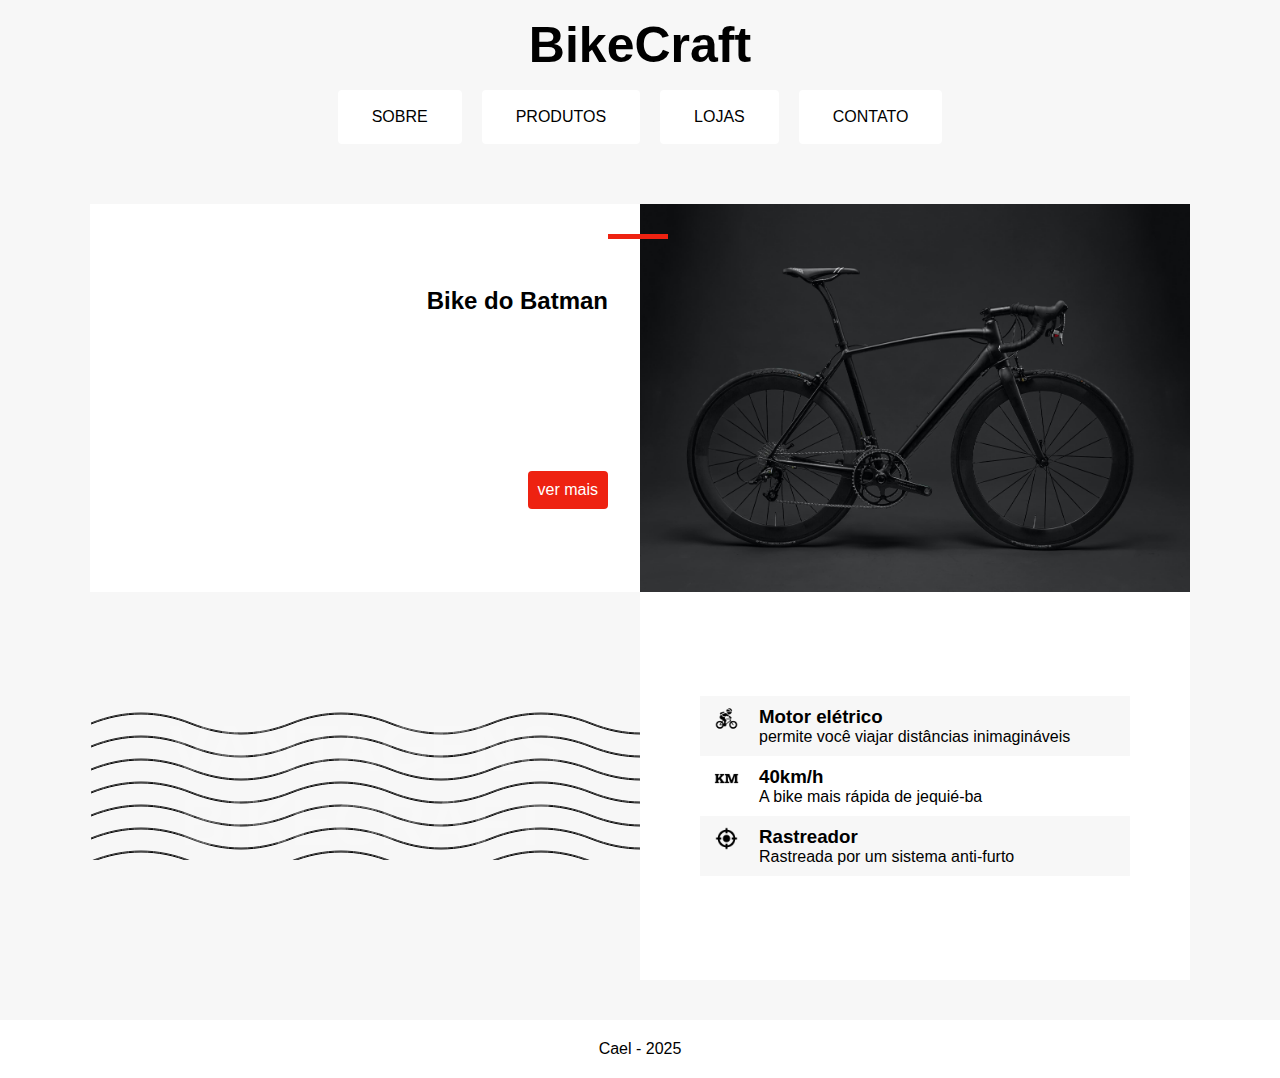
<file: index.html>
<!DOCTYPE html>
<html lang="pt-br">
  <head>
    <meta charset="UTF-8" />
    <meta name="viewport" content="width=device-width, initial-scale=1.0" />
    <title>BikeCraft</title>
    <link rel="stylesheet" href="assets/css/reset.css" />
    <link rel="stylesheet" href="assets/css/style.css" />
  </head>

  <body>
    <header>
      <h1>BikeCraft</h1>
      <nav aria-label=" navegação primaria">
        <a href="#">sobre</a>
        <a href="#">produtos</a>
        <a href="#">lojas</a>
        <a href="#">contato</a>
      </nav>
    </header>

    <main class="conteudo">
      
      <article aria-label="descricao do item">
        <h2>Bike do Batman</h2>
        <p>
          A bike do batman é a melhor bike já criada pelo Alfred, seu cuidador e
          mordomo. Ela já vem equipada com os melhores acessorios para lidar com
          o dia-a-dia de Gothan City
        </p>
        <a href="#" aria-label="botao para saber mais sobre o item">ver mais</a>
      </article>

      <div class="imagem-intro">
      <img class="bike-img"
        src="assets/img/bicicleta.jpg"
        alt="bicicleta preta com fundo cinza. Bike do tipo Speed."/>
      </div>
      

      <div class="subtitulo">
        <h2>vantagens BikeCraft</h2>
      </div>

      <ul class="info">
        <li>
          <img
            src="assets/icons/ciclismo-de-montanha.png"
            alt=""
            class="icon"
          />

          <div class="description">
            <h3>Motor elétrico</h3>
            <p>permite você viajar distâncias inimagináveis</p>
          </div>
        </li>

        <li>
          <img src="assets/icons/km.png" alt="" class="icon" />

          <div class="description">
            <h3>40km/h</h3>
            <p>A bike mais rápida de jequié-ba</p>
          </div>
        </li>

        <li>
          <img src="assets/icons/alvo.png" alt="" class="icon" />

          <div class="description">
            <h3>Rastreador</h3>
            <p>Rastreada por um sistema anti-furto</p>
          </div>
        </li>
      </ul>
    </main>

    <footer><span>Cael - 2025</span></footer>
  </body>
</html>
</file>
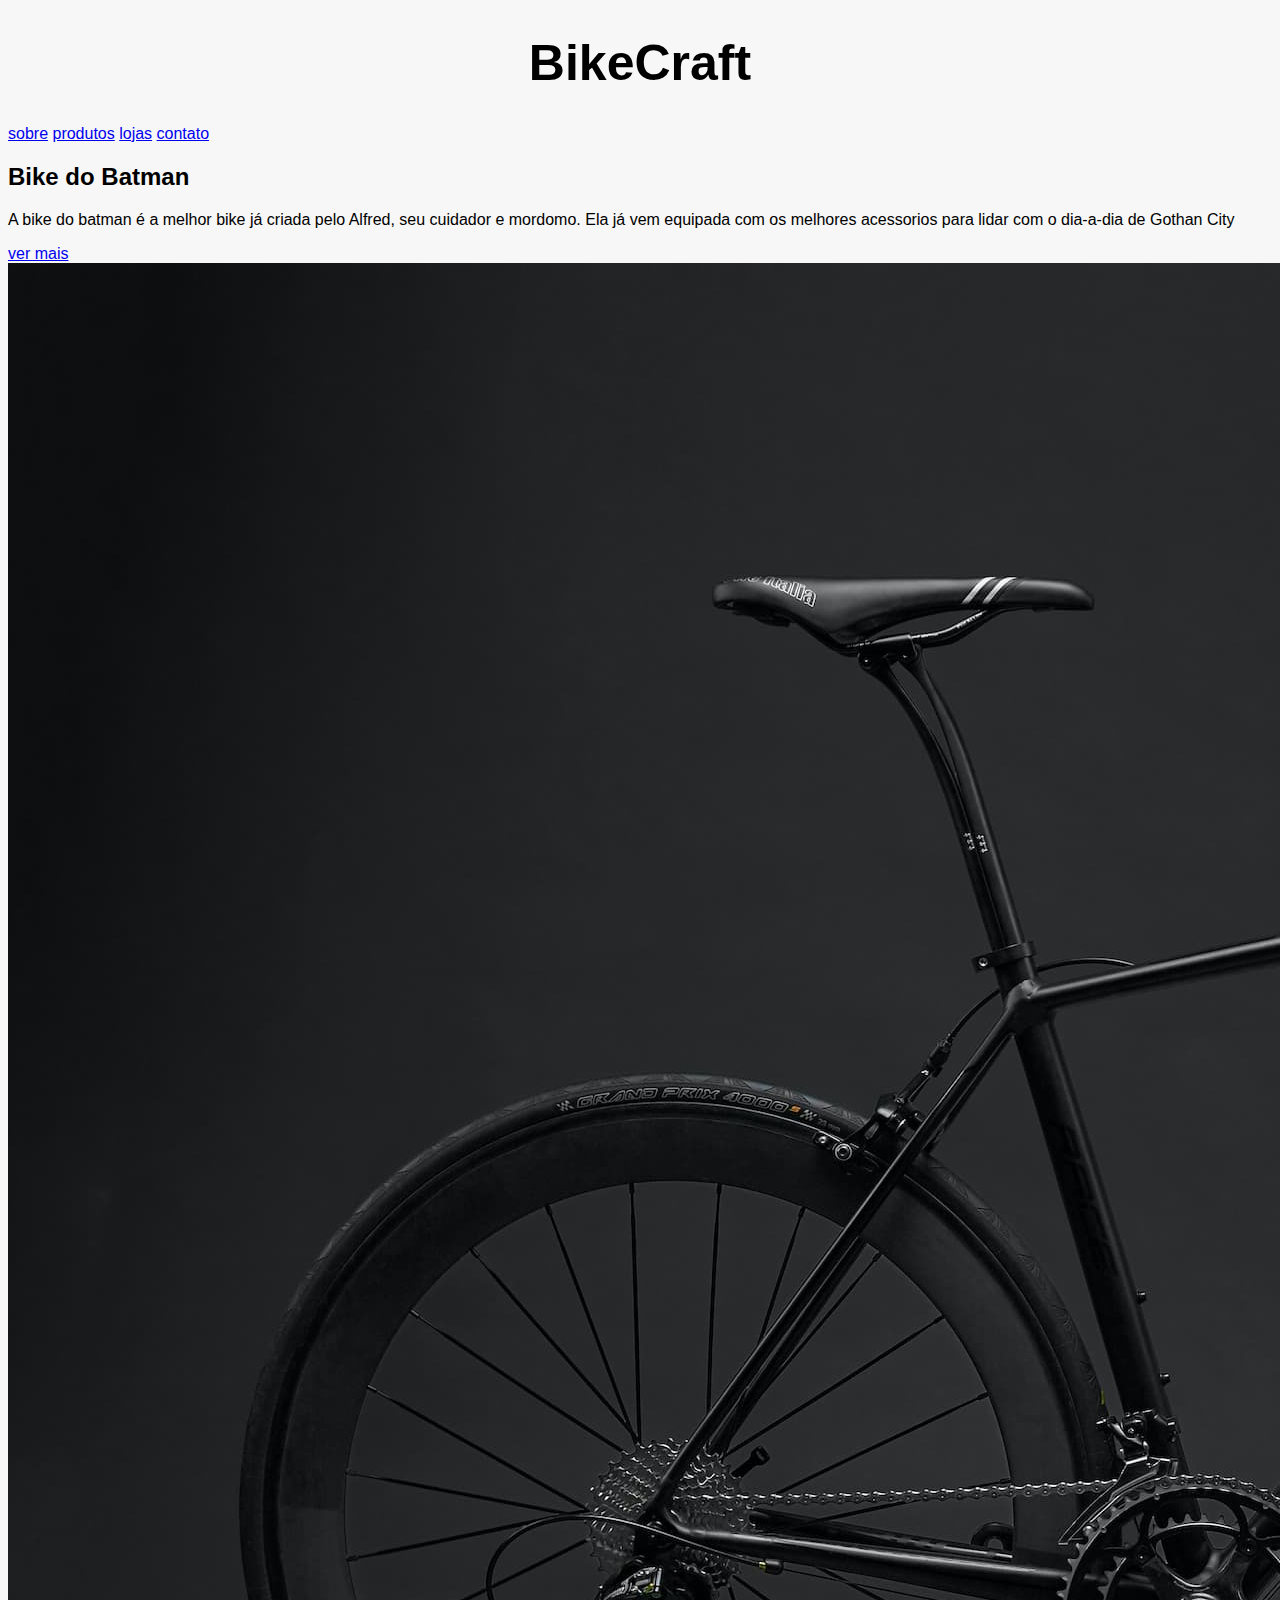
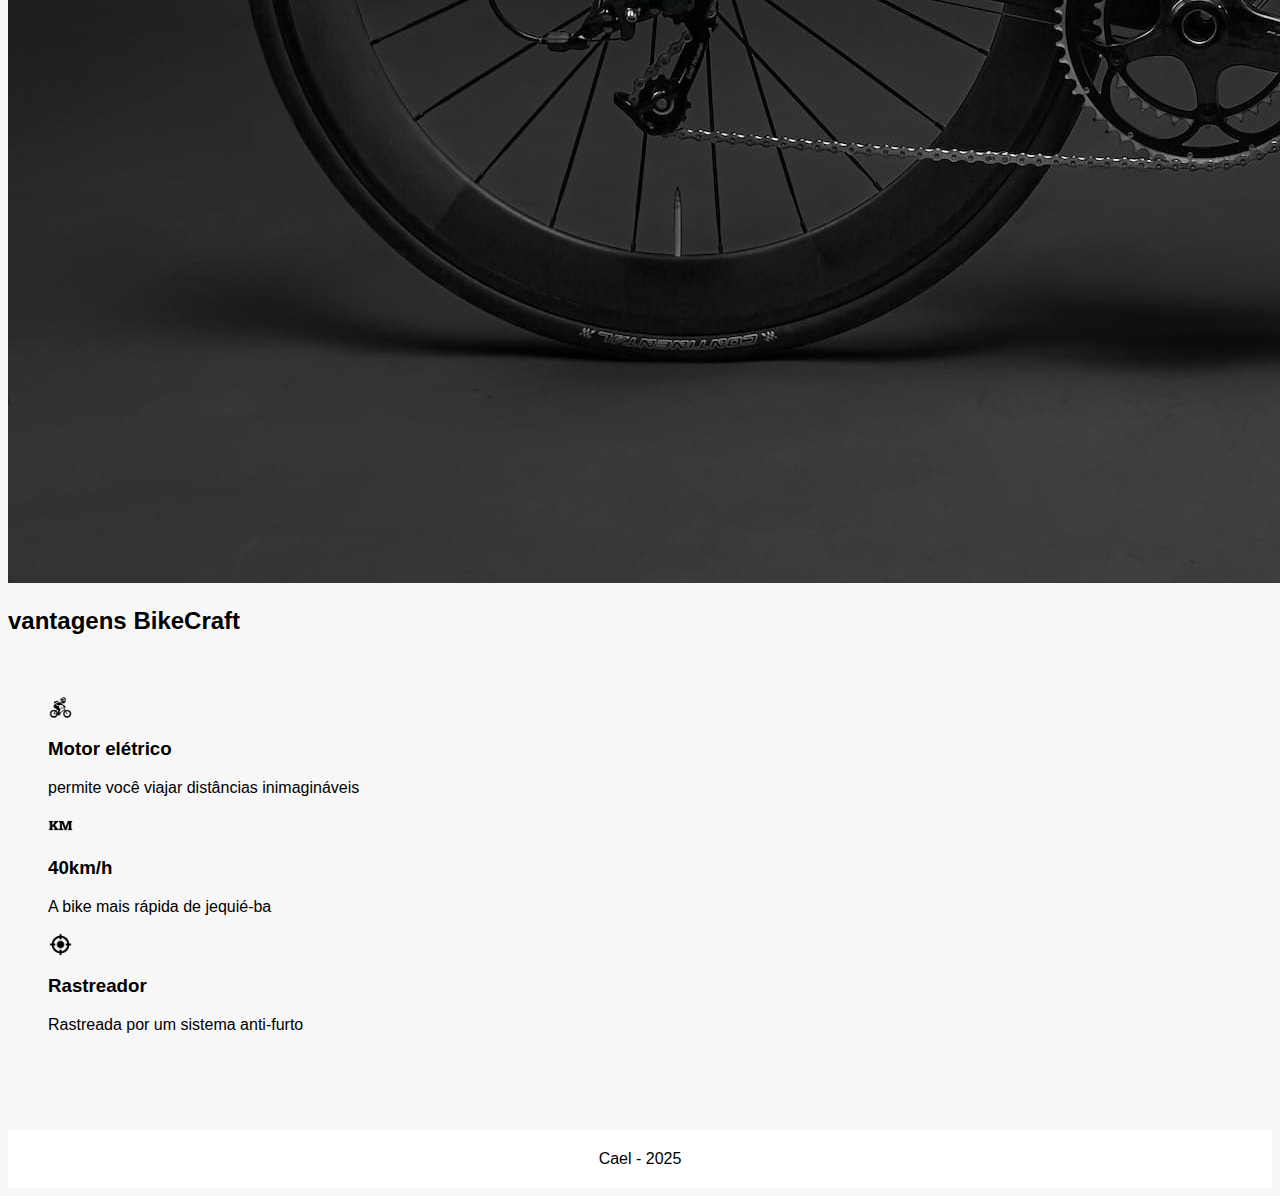
<file: BikCraft/index.html>
<!DOCTYPE html>
<html lang="pt-br">
  <head>
    <meta charset="UTF-8" />
    <meta name="viewport" content="width=device-width, initial-scale=1.0" />
    <title>BikeCraft</title>
    <link rel="stylesheet" href="style.css" />
  </head>
  <body>
    <!-- aqui tu pode fazer uma estrutura assim:
     <header> -> 
      <h1>
      <nav>" 
      -->
    <h1>BikeCraft</h1>

    <div class="navegation">
      <a href="#">sobre</a>
      <a href="#">produtos</a>
      <a href="#">lojas</a>
      <a href="#">contato</a>
    </div>

    <div class="main">
      <div class="article">
        <span></span>
        <h2>Bike do Batman</h2>
        <p>
          A bike do batman é a melhor bike já criada pelo Alfred, seu cuidador e
          mordomo. Ela já vem equipada com os melhores acessorios para lidar com
          o dia-a-dia de Gothan City
        </p>
        <a href="#">ver mais</a>
      </div>

      <img
        src="/BikCraft/imagens/img/img/bicicleta.jpg"
        alt="bicicleta preta com fundo cinza. Bike do tipo Speed."
      />

      <div class="bg-cor">
        <h2>vantagens BikeCraft</h2>
      </div>

      <div class="info">
        <img src="assets/ciclismo-de-montanha.png" alt="" class="icon" />

        <div>
          <h3>Motor elétrico</h3>
          <p>permite você viajar distâncias inimagináveis</p>
        </div>

        <img src="assets/km.png" alt="" class="icon" />
        <div>
          <h3>40km/h</h3>
          <p>A bike mais rápida de jequié-ba</p>
        </div>

        <img src="assets/alvo.png" alt="" class="icon" />
        <div>
          <h3>Rastreador</h3>
          <p>Rastreada por um sistema anti-furto</p>
        </div>
      </div>
    </div>

    <footer> <span>Cael - 2025</span></footer>
  </body>
</html>
</file>
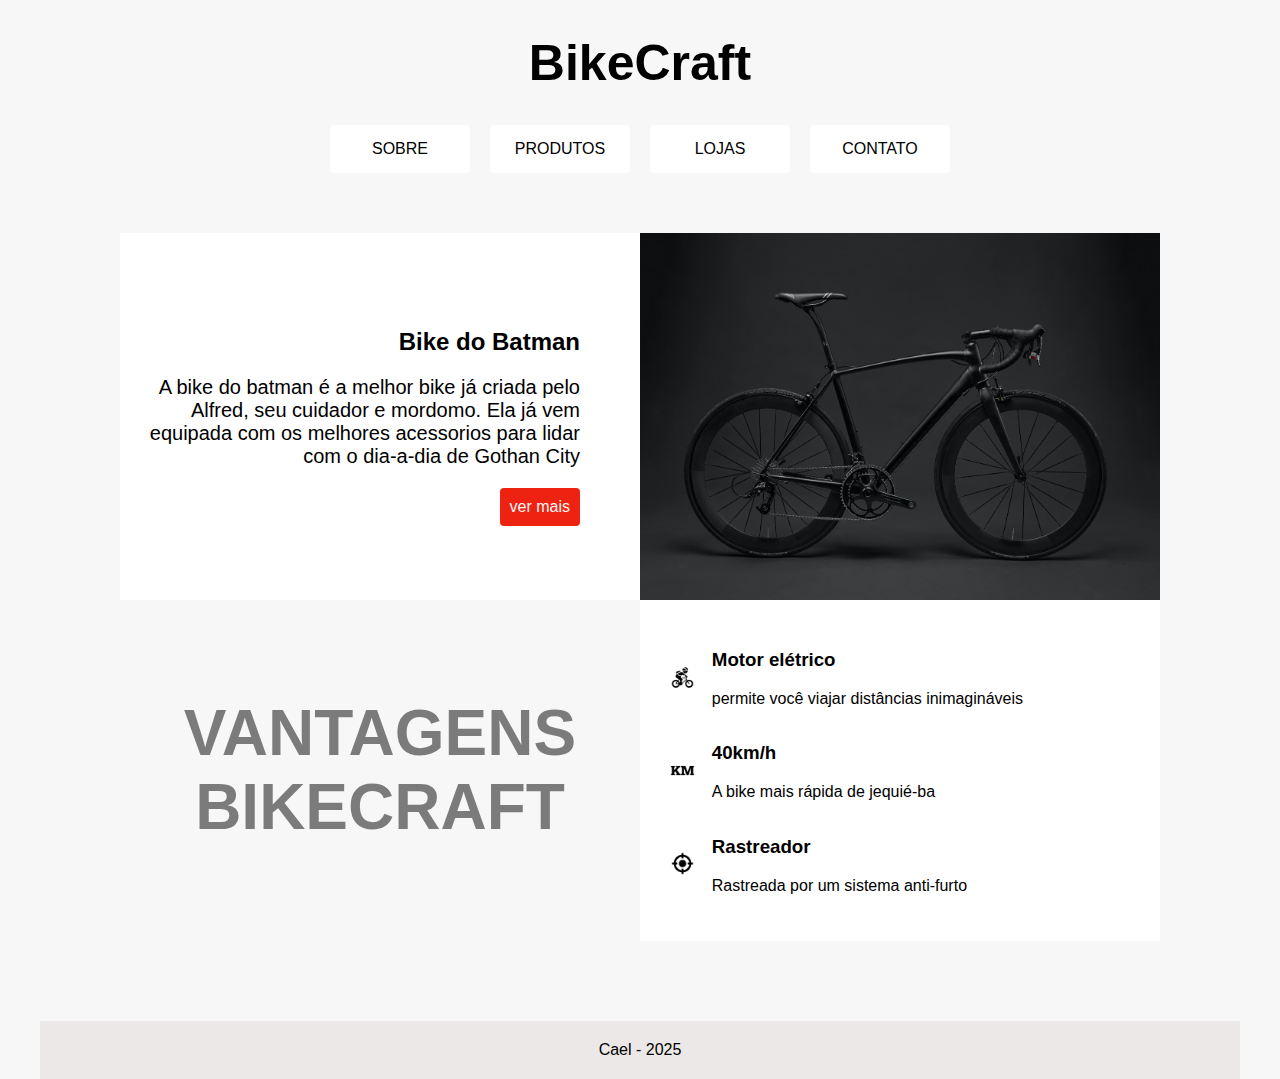
<file: Desafio 1 bike crafct/index.html>
<!DOCTYPE html>
<html lang="pt-br">
  <head>
    <meta charset="UTF-8" />
    <meta name="viewport" content="width=device-width, initial-scale=1.0" />
    <title>BikeCraft</title>
    <link rel="stylesheet" href="style.css" />
  </head>
  <body>
    <!-- aqui tu pode fazer uma estrutura assim:
     <header> -> 
      <h1>
      <nav>" 
      -->
    <h1>BikeCraft</h1>

    <div class="navegation">
      <a href="#">sobre</a>
      <a href="#">produtos</a>
      <a href="#">lojas</a>
      <a href="#">contato</a>
    </div>

    <div class="main">
      <div class="article">
        <h2>Bike do Batman</h2>
        <p>
          A bike do batman é a melhor bike já criada pelo Alfred, seu cuidador e
          mordomo. Ela já vem equipada com os melhores acessorios para lidar com
          o dia-a-dia de Gothan City
        </p>
        <a href="#">ver mais</a>
      </div>

      <img
        src="/imagens/img/img/bicicleta.jpg"
        alt="bicicleta preta com fundo cinza. Bike do tipo Speed."
      />

      <div class="bg-cor">
        <h2>vantagens BikeCraft</h2>
      </div>

      <div class="info">
        <img src="assets/ciclismo-de-montanha.png" alt="" class="icon" />

        <div>
          <h3>Motor elétrico</h3>
          <p>permite você viajar distâncias inimagináveis</p>
        </div>

        <img src="assets/km.png" alt="" class="icon" />
        <div>
          <h3>40km/h</h3>
          <p>A bike mais rápida de jequié-ba</p>
        </div>

        <img src="assets/alvo.png" alt="" class="icon" />
        <div>
          <h3>Rastreador</h3>
          <p>Rastreada por um sistema anti-furto</p>
        </div>
      </div>
    </div>

    <!-- O texto do footer, coloca ele em alguma tag além do footer, exemplo: <span> ou <p> se for um p, se for um texto mais simples pode ser <span> mesmo -->
    <footer>Cael - 2025</footer>
  </body>
</html>
</file>
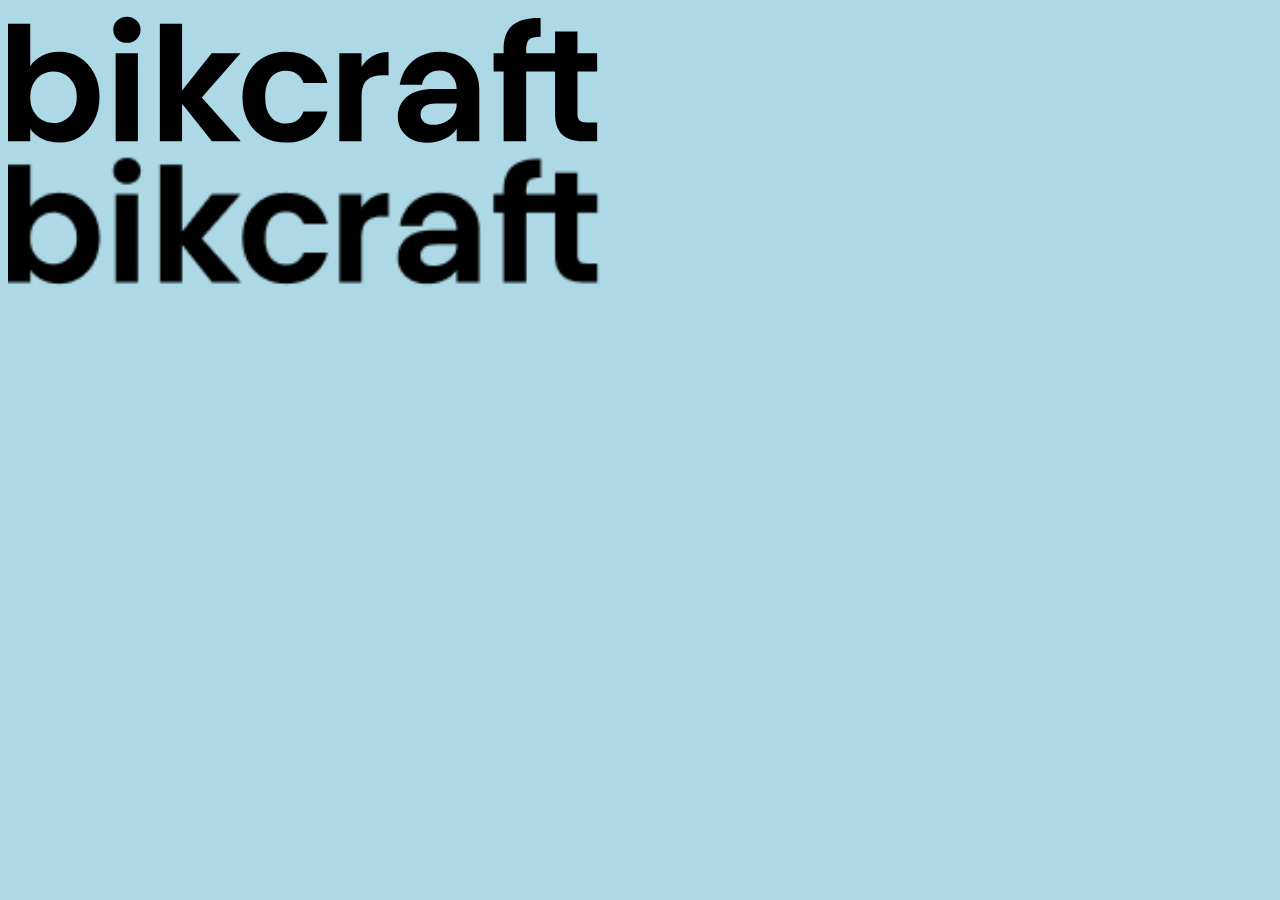
<file: assets/web/index.html>
<!DOCTYPE html>
<html>

<head>
  <meta charset="UTF-8">
  <title>img</title>
  <link rel="stylesheet" href="./style.css">
</head>

<body>
  <div>
    <img src="./img/bikcraft.svg" alt="Bikcraft">
    <img src="./img/bikcraft.png" alt="Bikcraft">
  </div>
</body>

</html>
</file>
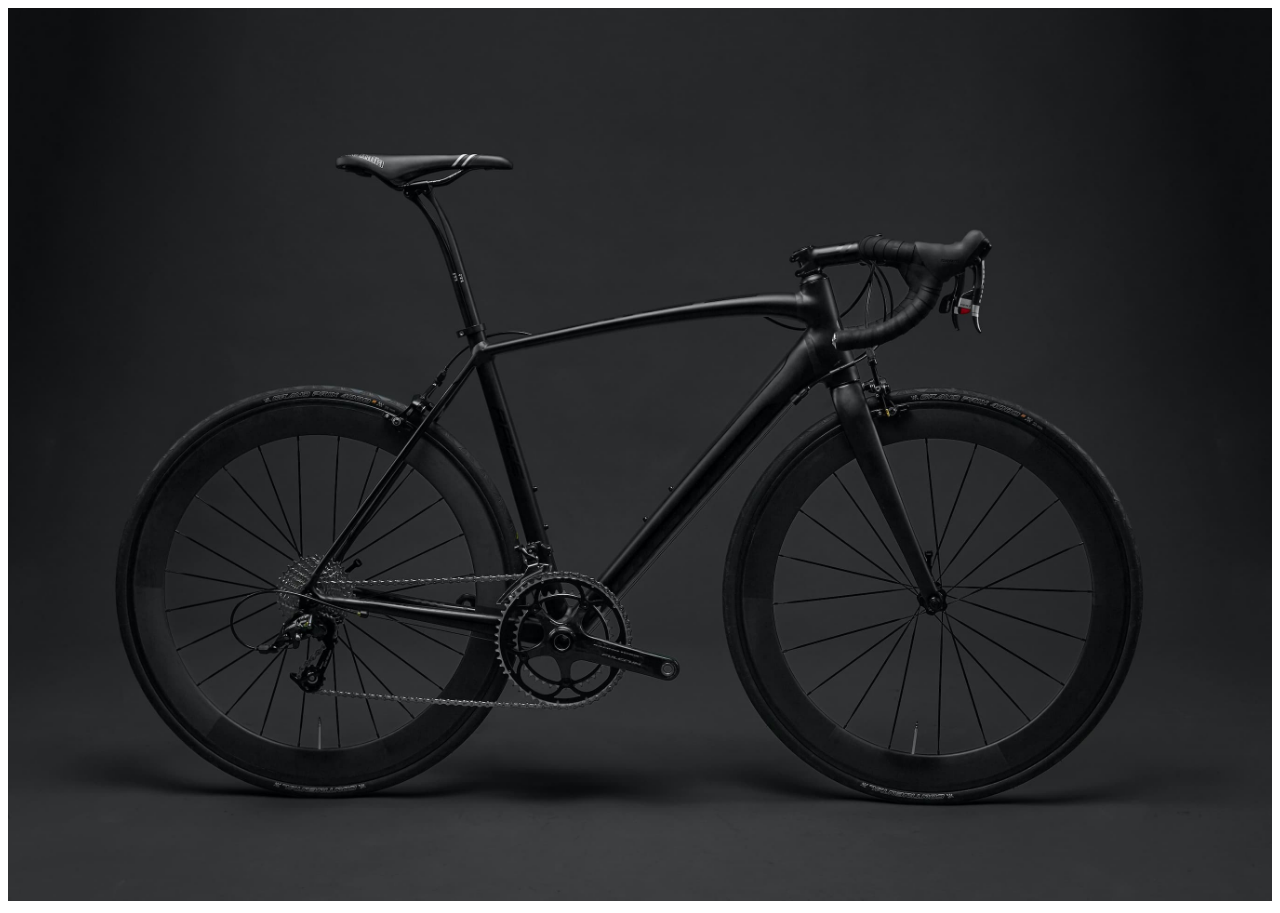
<file: imagens/imagens.html>
<!DOCTYPE html>
<html lang="en">
  <head>
    <meta charset="UTF-8" />
    <meta name="viewport" content="width=device-width, initial-scale=1.0" />
    <title>Document</title>

    <style>
      img {
        max-width: 100%; /*a imagem tem um tamanho maximo de 100% do meu elemento PAI (no caso aqui, o body)*/
      }
    </style>
  </head>
  <body>
    <div>
        <img src="/imagens/img/img/bicicleta.jpg" alt="Imagem de umabbike" >
    </div>
   
  </body>
</html>
</file>
<file: assets/css/style.css>
:root {
  --cor-de-fundo1: #111;
  --cor-de-fundo2: #000;
  --cor-do-texto: #ffffff;
  --cor-primaria1: #ee2211;
  --cor-primaria2: #900;
  --h2-color: rgba(255,255,255, 0.2);
  --onda: url(../img/onda-escura.svg);
}

/*adicionando opcao do modo escuro/claro*/

@media (prefers-color-scheme: light) {

  :root {
    --cor-primaria1: #ee2211;
    --cor-primaria2: #900;
    --cor-de-fundo1: #f7f7f7;
    --cor-de-fundo2: #ffffff;
    --cor-do-texto: #000;

  }

}

body {
  background-color: var(--cor-de-fundo1);
  font-family: Arial, Helvetica, sans-serif;
  color: var(--cor-do-texto);
}

h1 {
  text-align: center;
  font-size: 50px;
  padding: 1rem;
}

nav {
  text-align: center;
  display: flex;
  gap: 20px;
  justify-content: center;
  flex-wrap: wrap;

  a {

    text-decoration: none;
    padding: 1rem 2rem;
    color: var(--cor-do-texto);
    background-color: var(--cor-de-fundo2);
    border-radius: 4px;
    text-transform: uppercase;
    border: 2px solid transparent;
    transition: all 0.2s;
  }

  a:hover {
    border-color: var(--cor-primaria1);

  }
}

main {
  margin: auto;
  max-width: 1100px;
  width: 100%;
  margin-top: calc(60/16* 1rem);
  display: grid;
  grid-template-columns: 1fr 1fr;
  grid-auto-rows: 388px;
  background-color: var(--cor-de-fundo2);

  .bike-img {
    max-width: 100%;
    height: 100%;
    /* foi adicionado pra quando redimensionar a janela, a imagem tenha o mesmo tamanho da div e da div vizinha*/
    display: block;
    margin: auto;

  }

  .imagem-intro {
    object-fit: cover;
    /* faz com que sempre a div da imagem tenha o tamanho da sua coluna vizinha*/

  }

  .subtitulo {
    align-content: center;
    text-align: center;
    background-color: var(--cor-de-fundo1);


    h2 {
      background-image: var(--onda);
      font-size: 4rem;
      color: var(--h2-color);
      /* preto 50% opaco */
      text-transform: uppercase;
    }

  
  }

  article {
    align-content: center;
    padding: 2rem;
    text-align: right;
    position: relative;

    p {
      font-size: 20px;
    }

    a {
      display: inline-block;
      background-color: var(--cor-primaria1);
      padding: 10px;
      border-radius: 4px;
      text-decoration: none;
      color: var(--cor-de-fundo1);
    }

    p,
    a {

      margin-top: 2rem;
      color: white;
    }

    a:hover {
      background-color: var(--cor-primaria2);
    }
  }

  article::after {
    content: ' ';
    display: inline-block;
    position: absolute;
    background-color: var(--cor-primaria1);
    width: calc(60 / 16 * 1rem);
    height: 5px;
    top: 30px;
  }
}

.info {
  .icon {
    width: 25px;
  
  }

  list-style: none;
  display: flex;
  flex-direction: column;
  padding: 60px;
  justify-content: center;

  li {
    display: grid;
    grid-template-columns: auto 1fr;
    column-gap: 20px;
    padding: 10px;

    border-left: 4px solid transparent;
    transition: all 0.3s;
    /*pra borda aparecer de forma macia*/

    h3 {
      margin: 0px;
    }

    p {
      margin-top: 0px;
    }
  }

  li:hover {
    border-left: var(--cor-primaria1) solid 4px;
  }

  li:nth-child(odd) {
    background-color: var(--cor-de-fundo1);
  }
}

footer {
  margin-top: 40px;
  background-color: var(--cor-de-fundo2);
  padding: 1.25rem;
  text-align: center;
}


/*-------------------------------utilizando media query/(responsividade)/----------------------------------------------------------------------*/

@media (max-width: 1000px) {
  /* Pensar da seguinte forma: "quando a minha tela tiver no maximo 600 pixels (considera menores que isso tbm), ''faça isso'' (tipo um if else)"*/

  h1 {
    margin-top: 30px;
  }

  nav a {
    padding: 5px 20px;
    font-size: 10px;
  }

  main {
    grid-template-columns: 1fr;

    .bike-img {
      height: auto;
      /*pra nao esticar quando mudar o tamanho da janela.; Entao ela se ajusta automaticamente*/

    }

    .subtitulo h2 {

      font-size: auto;
    }

  }

  main article::after {
    content: none;
  }



}
</file>
<file: BikCraft/style.css>
body {
  background-color: #f7f7f7;
  font-family: Arial, Helvetica, sans-serif;

}

h1 {
  text-align: center;
  font-size: 50px;
}

nav {
  text-align: center;
  display: flex;
  gap: 20px;
  justify-content: center;
  flex-wrap: wrap;

  a {
    width: 100px;
    text-decoration: none;
    padding: 15px 20px;
    color: #000;
    background-color: white;
    border-radius: 4px;
    text-transform: uppercase;


  }

  a:hover {
    border: 1px solid #900;

  }
}

main {
  margin: auto;
  max-width: 80%;
  margin-top: 60px;
  display: grid;
  grid-template-columns: 1fr 1fr;
  background-color: white;

  img {
    max-width: 100%;
  }

  .subtitulo {
    align-content: center;
    text-align: center;
    background-color: #f7f7f7;

    h2 {
      font-size: 64px;
      color: rgba(0, 0, 0, 0.5);
      /* preto 50% opaco */
      text-transform: uppercase;
    }
  }

  article {
    align-content: center;
    padding: 30px;
    text-align: right;
    position: relative;

    p {
      font-size: 20px;

    }

    a {
      display: inline-block;
      background-color: #ee2211;
      padding: 10px;
      border-radius: 4px;
      text-decoration: none;
      color: #f7f7f7;
    }

    a:hover {
      background-color: #900;

    }
  }


  article::after {
    content: " ";
    display: inline-block;
    position: absolute;
    background-color: #ee2211;
    width: calc(60/16*1rem);
    height: 5px;
    top: 30px;

  }



}



.info {

  .icon {
    width: 25px;
  }

  list-style: none;
  display: flex;
  flex-direction: column;
  padding: 40px;
  justify-content: center;


  li {
    display: grid;
    grid-template-columns: auto 1fr;
    column-gap: 20px;
    padding: 10px;

    h3 {
      margin: 0px;
    }

    p {
      margin-top: 0px;
    }
  }

  li:hover {
    border-left: #ee2211 solid 4px;
  }

  li:nth-child(odd) {
    background-color: #e7e3e3;
  }
}

footer {
  margin-top: 40px;
  background-color: #ffffff;
  padding: 20px;
  text-align: center;
}
</file>
<file: Desafio 1 bike crafct/style.css>
body {
  background-color: #f7f7f7;
  font-family: Arial, Helvetica, sans-serif;
  max-width: 1200px;
  margin: auto;
}

h1 {
  text-align: center;
  font-size: 50px;
}

.navegation {
  text-align: center;
  display: flex;
  gap: 20px;
  justify-content: center;
  flex-wrap: wrap;

  a {
    width: 100px;
    text-decoration: none;
    padding: 15px 20px;
    color: #000;
    background-color: white;
    border-radius: 4px;
    text-transform: uppercase;
  }
}

.main {
  margin: 80px;
  margin-top: 60px;
  display: grid;
  grid-template-columns: 1fr 1fr;
  background-color: white;

  img {
    max-width: 100%;
  }

  .bg-cor {
    align-content: center;
    text-align: center;
    background-color: #f7f7f7;

    h2 {
      font-size: 64px;
      color: rgba(0, 0, 0, 0.5); /* preto 50% opaco */
      text-transform: uppercase;
    }
  }

  .article {
    align-content: center;
    margin-right: 60px;
    text-align: right;

    p {
      font-size: 20px;
    }
    a {
      display: inline-block;
      background-color: #ee2211;
      padding: 10px;
      border-radius: 4px;
      text-decoration: none;
      color: #f7f7f7;
    }
  }
}

.info {
  margin: 30px;
  display: grid;
  grid-template-columns: 1fr 10fr;
  align-items: center;

  .icon {
    width: 25px;
  }
}

footer{

background-color: #ece8e7;
padding: 20px;
text-align: center;
max-width: 100%;


}
</file>
<file: assets/web/style.css>
img {
  max-width: 100%;
  width: 600px;
  display: block;
}

body {
  background: lightblue;
}
</file>
